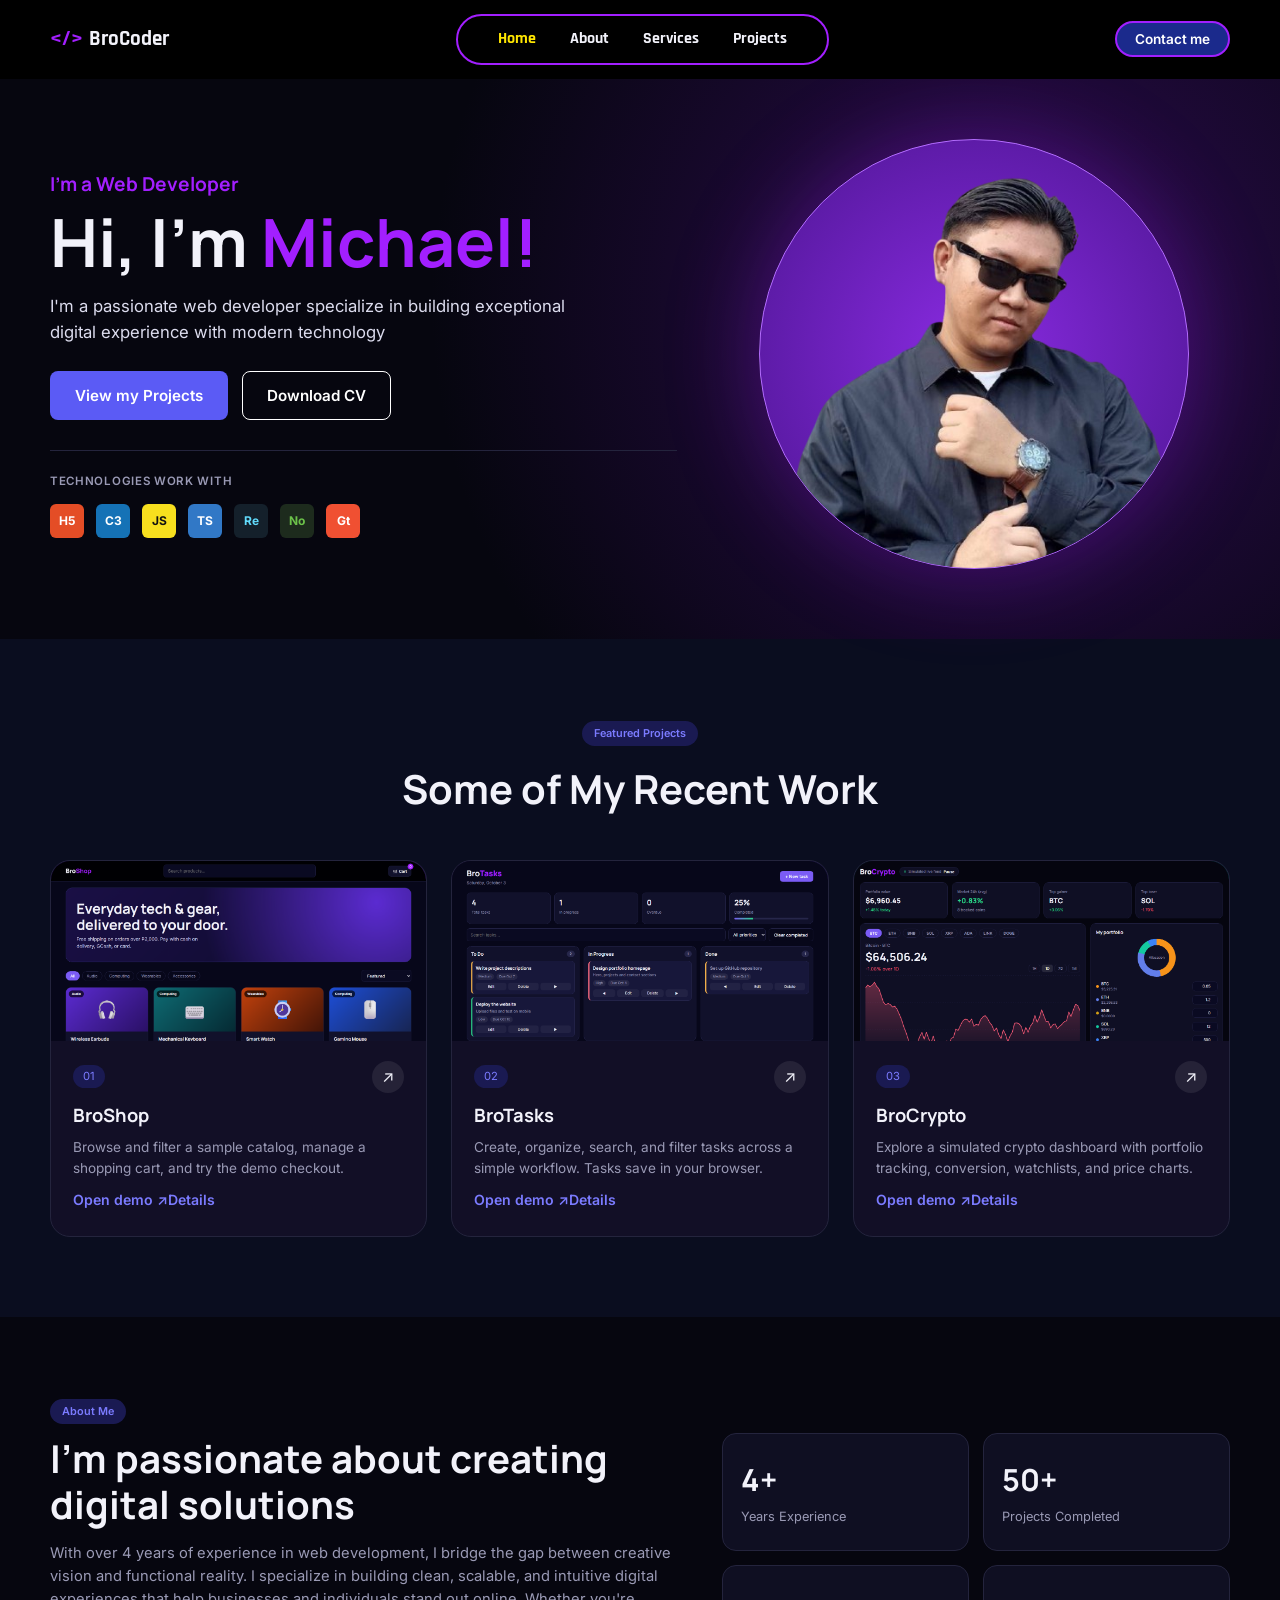
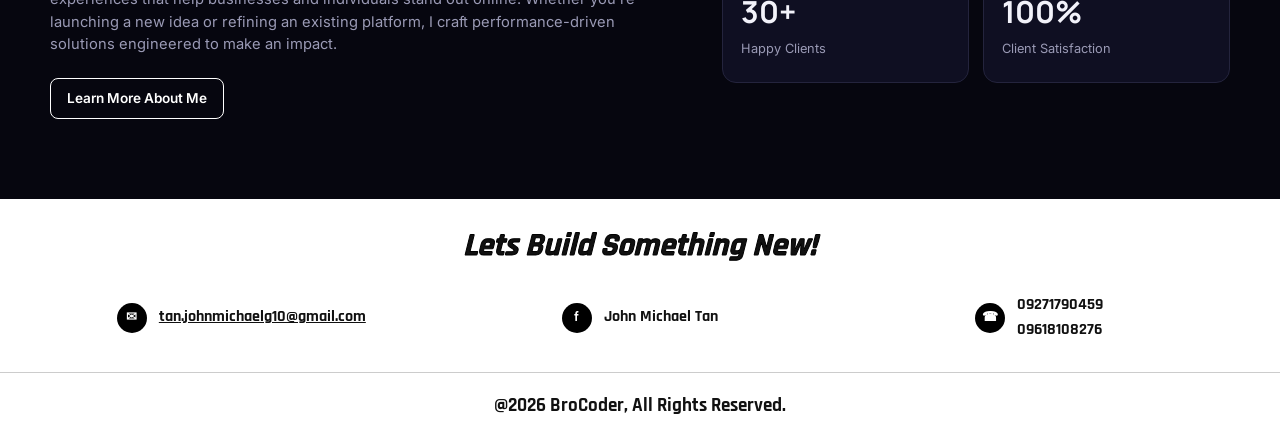
<file: index.html>
<!DOCTYPE html>
<html lang="en">
<head>
<meta charset="UTF-8">
<meta name="viewport" content="width=device-width, initial-scale=1, viewport-fit=cover">
<title>Michael | Web Developer</title>
<link href="https://fonts.googleapis.com/css2?family=Inter:wght@300;400;500;600&family=Manrope:wght@600;700&family=Rajdhani:wght@600;700&display=swap" rel="stylesheet">
<link rel="stylesheet" href="styles.css">
</head>
<body>

<header><div class="wrap bar">
  <a href="#home" class="logo"><b>&lt;/&gt;</b> BroCoder</a>
  <nav id="nav" aria-label="Main">
    <a href="#home">Home</a><a href="#about">About</a><a href="#services">Services</a><a href="#projects">Projects</a>
  </nav>
  <button class="btn pill" data-contact>Contact me</button>
  <button class="menu" id="menu" aria-label="Toggle menu" aria-expanded="false">☰</button>
</div></header>

<main>
<!-- HOME -->
<section class="page" id="home">
  <div class="hero"><div class="wrap">
    <div>
      <div class="tag">I'm a Web Developer</div>
      <h1>Hi, I'm <span>Michael!</span></h1>
      <p>I'm a passionate web developer specialize in building exceptional digital experience with modern technology</p>
      <div class="cta">
        <a href="#projects" class="btn main">View my Projects</a>
        <a href="cv.pdf" class="btn ghost" download>Download CV</a>
      </div>
      <div class="tech"><small>TECHNOLOGIES WORK WITH</small>
        <div class="icons">
          <i style="background:#e44d26;color:#fff">H5</i><i style="background:#1572b6;color:#fff">C3</i><i style="background:#f7df1e;color:#111">JS</i><i style="background:#3178c6;color:#fff">TS</i><i style="background:#14202b;color:#61dafb">Re</i><i style="background:#1d2b1d;color:#6cc24a">No</i><i style="background:#f05032;color:#fff">Gt</i>
        </div>
      </div>
    </div>
    <div class="photo"><img class="me" alt="Portrait of Michael" src=""></div>
  </div></div>

  <div class="sec alt"><div class="wrap">
    <div class="head"><span class="chip">Featured Projects</span><h2>Some of My Recent Work</h2></div>
    <div class="cards snap" data-projects="3"></div><div class="dots"></div>
  </div></div>

  <div class="sec"><div class="wrap two">
    <div>
      <span class="chip">About Me</span>
      <h2>I'm passionate about creating digital solutions</h2>
      <p>With over 4 years of experience in web development, I bridge the gap between creative vision and functional reality. I specialize in building clean, scalable, and intuitive digital experiences that help businesses and individuals stand out online. Whether you're launching a new idea or refining an existing platform, I craft performance-driven solutions engineered to make an impact.</p>
      <a href="#about" class="btn ghost" style="padding:9px 16px;font-size:.85rem">Learn More About Me</a>
    </div>
    <div class="stats" id="stats"></div>
  </div></div>
</section>

<!-- ABOUT -->
<section class="page" id="about">
  <div class="about">
    <div class="bio">
      <div class="photo"><img class="me" alt="Portrait of Michael" src=""></div>
      <p>Hi, I'm Michael. I'm a Web Developer dedicated to engineering clean, efficient, and user-centric digital solutions. With a focus on modern web technologies and full-stack development, I build responsive applications that balance robust backend logic with seamless frontend design.</p>
      <p>My approach combines strong software architecture principles—from database structure and algorithm optimization to intuitive user interface design—ensuring every application I build is both performant and scalable. I thrive on translating complex requirements into simple, functional, and visually striking digital experiences.</p>
      <p><b>Core Expertise:</b></p>
      <ul>
        <li>Frontend Engineering: Clean UI design, responsive interfaces, and interactive user flows.</li>
        <li>Backend &amp; Systems: Efficient database design, RESTful APIs, and application logic.</li>
        <li>Creative Execution: Precision visual assets, dark-mode aesthetics, and branded UI elements.</li>
      </ul>
    </div>
    <div class="path">
      <h2>Career &amp; Education Path</h2>
      <div class="tl">
        <div class="ti c1"><div class="ic">🎓</div><div><h3>EDUCATION</h3><b>BSIT Web &amp; Mobile Application Development</b><small>LSPU-LB 2020-2024</small></div></div>
        <div class="ti c2"><div class="ic">🎓</div><div><h3>EDUCATION</h3><b>MIT Web &amp; Mobile Application Development</b><small>LSPU-LB 2025-Present</small></div></div>
        <div class="ti c3"><div class="ic">💼</div><div><h3>CAREER</h3><b>Junior Web Developer</b><small>leads INC. 2024-Present</small></div></div>
      </div>
    </div>
  </div>
</section>

<!-- SERVICES -->
<section class="page" id="services">
  <div class="sec"><div class="wrap">
    <div class="head"><span class="chip">Capabilities</span><h2>Everything needed to move from idea to impact</h2><p>Flexible services for focused launches, complex product builds, and the long-term work that keeps them useful.</p></div>
    <div class="svc" id="svc"></div>
  </div></div>
  <div class="sec alt"><div class="wrap">
    <div class="head"><span class="chip">Simple process</span><h2>Clear steps. No black box.</h2><p>A collaborative path designed to keep decisions visible, momentum steady, and the final product grounded in real goals.</p></div>
    <div class="steps" id="steps"></div>
    <div class="cb">
      <div><span class="chip">Have a project in mind?</span><h2>Let's build something useful together.</h2><p>Tell me where you are, what you're trying to solve, and what a great outcome looks like. I'll reply with clear next steps.</p></div>
      <button class="btn" data-contact>Tell me about your project ↗</button>
    </div>
  </div></div>
</section>

<!-- PROJECTS -->
<section class="page" id="projects">
  <div class="sec"><div class="wrap">
    <div class="head"><span class="chip">Featured Projects</span><h2>Some of My Recent Work</h2></div>
    <div class="filters" id="filters"></div>
    <div class="cards snap" id="allp"></div><div class="dots"></div>
  </div></div>
</section>
</main>

<footer>
  <div class="cont wrap">
    <h2>Lets Build Something New!</h2>
    <div class="info">
      <a href="mailto:tan.johnmichaelg10@gmail.com"><span class="dot">✉</span><u>tan.johnmichaelg10@gmail.com</u></a>
      <div><span class="dot">f</span>John Michael Tan</div>
      <div><span class="dot">☎</span><span><a href="tel:09271790459">09271790459</a><br><a href="tel:09618108276">09618108276</a></span></div>
    </div>
  </div>
  <div class="copy">@2026 BroCoder, All Rights Reserved.</div>
</footer>

<dialog id="pd"><div class="shot" id="pdShot"></div><h3 id="pdT"></h3><p id="pdD"></p><div class="tg" id="pdTg"></div><div class="acts"><button class="btn ghost" data-close>Close</button></div></dialog>

<dialog id="cd"><h3>Tell me about your project</h3><p>This opens your email app with the message ready to send.</p>
  <form id="cf" method="dialog">
    <label for="n">Your name</label><input id="n" required>
    <label for="e">Your email</label><input id="e" type="email" required>
    <label for="m">Project details</label><textarea id="m" required></textarea>
    <div class="acts"><button type="button" class="btn ghost" data-close>Cancel</button><button class="btn main">Send message</button></div>
  </form>
</dialog>

</body>
<script src="script.js" defer></script>
</html>
</file>
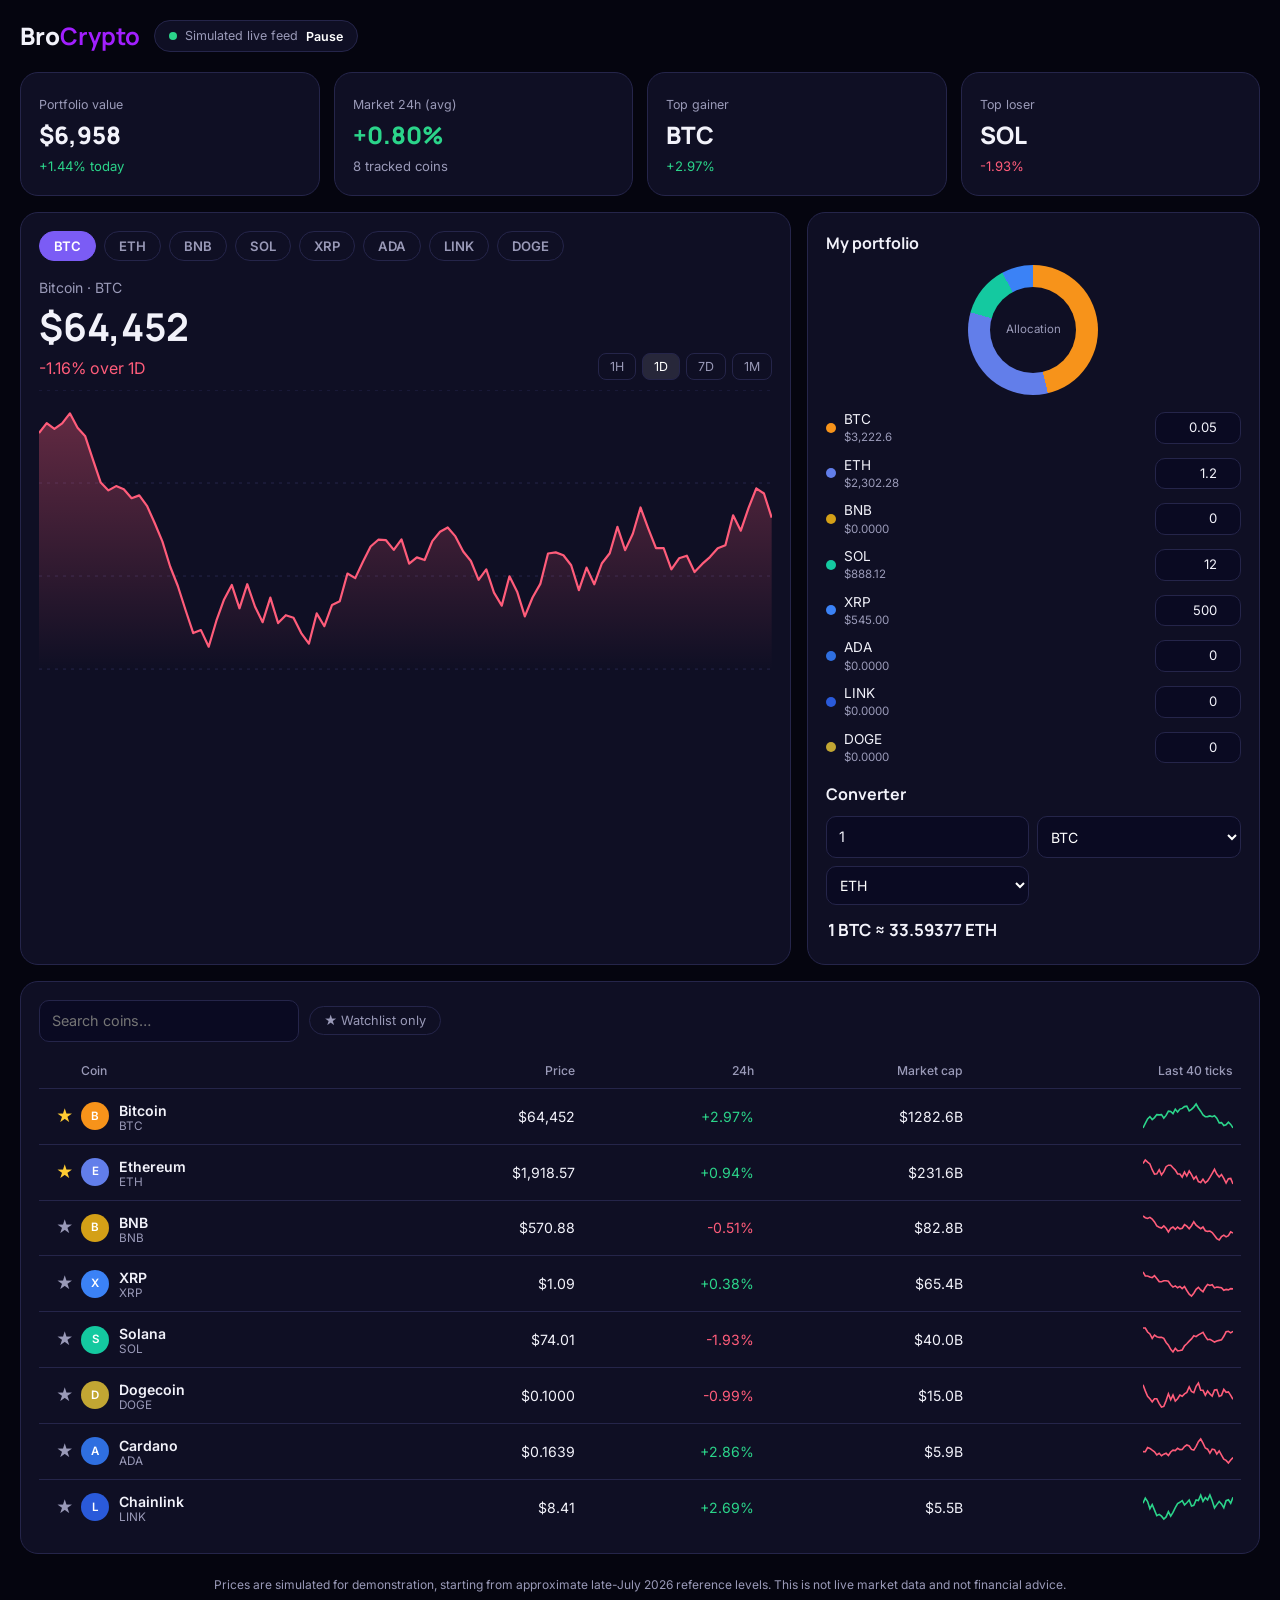
<file: projects/brocrypto.html>
<!DOCTYPE html>
<html lang="en">
<head>
<meta charset="UTF-8">
<meta name="viewport" content="width=device-width, initial-scale=1, viewport-fit=cover">
<title>BroCrypto | Crypto Dashboard</title>
<link href="https://fonts.googleapis.com/css2?family=Inter:wght@400;500;600&family=Manrope:wght@700;800&display=swap" rel="stylesheet">
<style>
:root{--bg:#05050f;--panel:#0f0f24;--line:#25254a;--text:#f2f2fa;--mute:#9a9ab8;--up:#2bd48a;--dn:#ff5c7a;--accent:#7b5cf5;
box-sizing:border-box;padding-top:env(safe-area-inset-top,0px);padding-bottom:env(safe-area-inset-bottom,0px);color-scheme:dark}
*,*::before,*::after{box-sizing:inherit;margin:0;padding:0}
body{background:var(--bg);color:var(--text);font-family:Inter,system-ui,sans-serif;line-height:1.5;overflow-x:hidden}
button{font-family:inherit;cursor:pointer;color:inherit}
:focus-visible{outline:2px solid #ffe600;outline-offset:2px}
.wrap{width:min(1240px,100% - 32px);margin-inline:auto}
h1,h2,h3,.num{font-family:Manrope,Inter,sans-serif}
.up{color:var(--up)}.dn{color:var(--dn)}
input{background:#0a0a22;border:1px solid var(--line);border-radius:10px;color:var(--text);padding:9px 12px;font:inherit;font-size:.9rem;width:100%}

header{display:flex;align-items:center;gap:14px;padding:18px 0;flex-wrap:wrap}
.logo{font-family:Manrope;font-weight:800;font-size:1.5rem}.logo b{color:#a21fff}
.badge{display:flex;align-items:center;gap:8px;background:var(--panel);border:1px solid var(--line);border-radius:99px;padding:6px 14px;font-size:.78rem;color:var(--mute)}
.badge i{width:8px;height:8px;border-radius:50%;background:var(--up);animation:p 1.4s infinite}
.badge.off i{background:var(--mute);animation:none}
@keyframes p{50%{opacity:.3}}
.badge button{background:none;border:0;color:#fff;font-weight:600;font-size:.78rem}
header .sp{flex:1}
.card{background:var(--panel);border:1px solid var(--line);border-radius:18px;padding:18px}

.stats{display:grid;grid-template-columns:repeat(4,1fr);gap:14px;margin-bottom:16px}
.stat small{color:var(--mute);font-size:.78rem}.stat .num{font-size:1.5rem;font-weight:800;margin-top:2px}.stat span{font-size:.82rem}
.main{display:grid;grid-template-columns:1.7fr 1fr;gap:16px;margin-bottom:16px}
.coins{display:flex;gap:8px;overflow-x:auto;padding-bottom:10px;scrollbar-width:none}
.coins button{flex:none;background:none;border:1px solid var(--line);border-radius:99px;padding:6px 14px;font-size:.82rem;font-weight:600;color:var(--mute)}
.coins button.on{background:var(--accent);border-color:var(--accent);color:#fff}
.ph{display:flex;justify-content:space-between;align-items:flex-end;flex-wrap:wrap;gap:10px;margin:6px 0 10px}
.ph h2{font-size:clamp(1.7rem,4vw,2.4rem)}.ph .n{color:var(--mute);font-size:.88rem}
.rng{display:flex;gap:6px}.rng button{background:none;border:1px solid var(--line);border-radius:8px;padding:5px 11px;font-size:.78rem;color:var(--mute)}.rng button.on{background:#ffffff1a;color:#fff}
#chart{position:relative;height:280px;touch-action:pan-y}
#chart svg{width:100%;height:100%;display:block}
#tip{position:absolute;pointer-events:none;background:#000d;border:1px solid var(--line);border-radius:8px;padding:5px 9px;font-size:.78rem;display:none;white-space:nowrap}

.donut{width:130px;height:130px;border-radius:50%;margin:6px auto 14px;display:grid;place-items:center;position:relative}
.donut::after{content:"";position:absolute;inset:22px;background:var(--panel);border-radius:50%}
.donut span{position:relative;z-index:1;font-size:.72rem;color:var(--mute);text-align:center}
.hold{display:grid;grid-template-columns:10px 1fr 86px;align-items:center;gap:8px;font-size:.85rem;margin-bottom:8px}
.hold i{width:10px;height:10px;border-radius:50%}.hold input{padding:5px 8px;font-size:.82rem;text-align:right}
.hold small{color:var(--mute);display:block;font-size:.72rem}
.cv{display:grid;grid-template-columns:1fr 1fr;gap:8px;margin-top:10px}
.cv select{background:#0a0a22;border:1px solid var(--line);color:#fff;border-radius:10px;padding:9px;font:inherit;font-size:.88rem}
.cvr{grid-column:1/-1;font-family:Manrope;font-weight:700;font-size:1.05rem;padding:4px 2px}
h3.t{font-size:1rem;margin-bottom:10px}

table{width:100%;border-collapse:collapse;font-size:.88rem}
th{color:var(--mute);font-weight:500;text-align:right;padding:8px;font-size:.76rem;cursor:pointer;white-space:nowrap}
th:nth-child(2){text-align:left}
td{padding:11px 8px;text-align:right;border-top:1px solid var(--line);white-space:nowrap}
td:nth-child(2){text-align:left}
td:nth-child(1){width:34px;padding-right:0}
.star{background:none;border:0;font-size:1.05rem;color:var(--mute)}.star.on{color:#ffcc33}
.cn{display:flex;align-items:center;gap:10px;font-weight:600}.cn i{width:28px;height:28px;border-radius:50%;display:grid;place-items:center;font-style:normal;font-size:.72rem;color:#fff}
.cn small{color:var(--mute);font-weight:400;display:block;line-height:1}
tr.row{cursor:pointer}tr.row:hover{background:#ffffff08}
td svg{width:90px;height:28px;vertical-align:middle}
.tw{overflow-x:auto}
.fl{display:flex;gap:10px;margin-bottom:12px;align-items:center;flex-wrap:wrap}.fl input{max-width:260px}
.fl button{background:none;border:1px solid var(--line);border-radius:99px;padding:6px 14px;font-size:.8rem;color:var(--mute)}.fl button.on{background:#ffffff1a;color:#fff}
.note{color:var(--mute);font-size:.75rem;text-align:center;padding:22px 0 30px}

@media(max-width:980px){.main{grid-template-columns:1fr}.stats{grid-template-columns:1fr 1fr}}
@media(max-width:620px){.hide{display:none}#chart{height:220px}td svg{width:64px}header .sp{display:none}}
@media(prefers-reduced-motion:reduce){.badge i{animation:none}}
</style>
</head>
<body>
<div class="wrap">
 <header>
  <div class="logo">Bro<b>Crypto</b></div>
  <div class="badge" id="bd"><i></i><span id="bt">Simulated live feed</span><button id="pz">Pause</button></div>
  <div class="sp"></div>
 </header>

 <section class="stats">
  <div class="card stat"><small>Portfolio value</small><div class="num" id="pv">$0</div><span id="pc"></span></div>
  <div class="card stat"><small>Market 24h (avg)</small><div class="num" id="mk">0%</div><span id="mkt" style="color:var(--mute)">8 tracked coins</span></div>
  <div class="card stat"><small>Top gainer</small><div class="num" id="tg">-</div><span id="tgc"></span></div>
  <div class="card stat"><small>Top loser</small><div class="num" id="tl">-</div><span id="tlc"></span></div>
 </section>

 <section class="main">
  <div class="card">
   <div class="coins" id="coins"></div>
   <div class="ph"><div><div class="n" id="cn"></div><h2 id="cp"></h2><span id="cc"></span></div><div class="rng" id="rng"></div></div>
   <div id="chart"><svg id="svg" preserveAspectRatio="none"></svg><div id="tip"></div></div>
  </div>
  <div class="card">
   <h3 class="t">My portfolio</h3>
   <div class="donut" id="dn"><span>Allocation</span></div>
   <div id="hold"></div>
   <h3 class="t" style="margin-top:16px">Converter</h3>
   <div class="cv"><input id="ca" type="number" min="0" value="1" aria-label="Amount"><select id="cf" aria-label="From"></select>
    <select id="ct" aria-label="To"></select><div class="cvr" id="cr"></div></div>
  </div>
 </section>

 <section class="card">
  <div class="fl"><input id="q" type="search" placeholder="Search coins…" aria-label="Search coins"><button id="wl">★ Watchlist only</button></div>
  <div class="tw"><table><thead><tr><th></th><th data-k="n">Coin</th><th data-k="p">Price</th><th data-k="ch">24h</th><th class="hide" data-k="mc">Market cap</th><th class="hide">Last 40 ticks</th></tr></thead><tbody id="tb"></tbody></table></div>
 </section>
 <p class="note">Prices are simulated for demonstration, starting from approximate late-July 2026 reference levels. This is not live market data and not financial advice.</p>
</div>

<script>
const C=[
{s:"BTC",n:"Bitcoin",p:64452,c:"#f7931a",sup:19.9e6,v:.0016},
{s:"ETH",n:"Ethereum",p:1918.57,c:"#627eea",sup:120.7e6,v:.002},
{s:"BNB",n:"BNB",p:570.88,c:"#d4a017",sup:145e6,v:.0017},
{s:"SOL",n:"Solana",p:74.01,c:"#14c9a0",sup:540e6,v:.0026},
{s:"XRP",n:"XRP",p:1.09,c:"#3b82f6",sup:60e9,v:.0028},
{s:"ADA",n:"Cardano",p:.1639,c:"#2f6fe0",sup:36e9,v:.003},
{s:"LINK",n:"Chainlink",p:8.41,c:"#2a5ada",sup:650e6,v:.0028},
{s:"DOGE",n:"Dogecoin",p:.1,c:"#c2a633",sup:150e9,v:.0032}];
const $=s=>document.querySelector(s);
const seed=s=>{let h=1779033703;for(const ch of s)h=Math.imul(h^ch.charCodeAt(0),3432918353);return()=>{h=Math.imul(h^h>>>15,2246822507);h=Math.imul(h^h>>>13,3266489909);return((h^=h>>>16)>>>0)/4294967296}};
const fmt=n=>"$"+(n>=1000?n.toLocaleString("en-US",{maximumFractionDigits:2}):n>=1?n.toFixed(2):n.toFixed(4));
const pct=n=>(n>=0?"+":"")+n.toFixed(2)+"%";
let H={BTC:.05,ETH:1.2,SOL:12,XRP:500},fav=["BTC","ETH"],sel="BTC",range="1D",paused=false,sortK="mc",sortD=-1,wlOnly=false;
try{const s=JSON.parse(localStorage.getItem("bc"));if(s){H=s.H||H;fav=s.fav||fav}}catch(e){}
const save=()=>{try{localStorage.setItem("bc",JSON.stringify({H,fav}))}catch(e){}};

C.forEach(c=>{const r=seed(c.s+"x");c.ch=(r()-.45)*7;c.open=c.p/(1+c.ch/100);c.live=Array.from({length:40},()=>c.p);let x=c.p;for(let i=39;i>=0;i--){c.live[i]=x;x/=1+(r()-.5)*c.v*5}});
const RG={"1H":[60,.0007],"1D":[96,.004],"7D":[84,.01],"1M":[90,.022]};
let series=[];
function gen(){const c=C.find(x=>x.s==sel),[n,v]=RG[range],r=seed(c.s+range),a=new Array(n);a[n-1]=c.p;for(let i=n-1;i>0;i--)a[i-1]=a[i]/(1+(r()-.5)*v*2+(range=="1H"?0:.0003));series=a}
const cur=s=>C.find(c=>c.s==s);

/* chart */
function drawChart(){
 const c=cur(sel);series[series.length-1]=c.p;
 const W=800,Hh=280,mn=Math.min(...series),mx=Math.max(...series),pad=(mx-mn)*.1||1;
 const X=i=>i/(series.length-1)*W,Y=v=>Hh-((v-(mn-pad))/(mx-mn+2*pad))*Hh;
 const col=series[series.length-1]>=series[0]?"#2bd48a":"#ff5c7a",pts=series.map((v,i)=>X(i).toFixed(1)+","+Y(v).toFixed(1)).join(" ");
 $("#svg").setAttribute("viewBox",`0 0 ${W} ${Hh}`);
 $("#svg").innerHTML=`<defs><linearGradient id="g" x1="0" y1="0" x2="0" y2="1"><stop offset="0" stop-color="${col}" stop-opacity=".35"/><stop offset="1" stop-color="${col}" stop-opacity="0"/></linearGradient></defs>
 ${[0,1,2,3].map(i=>`<line x1="0" x2="${W}" y1="${i*Hh/3.01}" y2="${i*Hh/3.01}" stroke="#25254a" stroke-dasharray="3 5" vector-effect="non-scaling-stroke"/>`).join("")}
 <polygon points="0,${Hh} ${pts} ${W},${Hh}" fill="url(#g)"/><polyline points="${pts}" fill="none" stroke="${col}" stroke-width="2.2" vector-effect="non-scaling-stroke" stroke-linejoin="round"/>`;
 const first=series[0],chg=(c.p/first-1)*100;
 $("#cn").textContent=c.n+" · "+c.s;$("#cp").textContent=fmt(c.p);
 $("#cc").className=chg>=0?"up":"dn";$("#cc").textContent=pct(chg)+" over "+range;
}
const ch=$("#chart");
ch.addEventListener("pointermove",e=>{const r=ch.getBoundingClientRect(),i=Math.max(0,Math.min(series.length-1,Math.round((e.clientX-r.left)/r.width*(series.length-1)))),t=$("#tip");t.style.display="block";t.textContent=fmt(series[i]);t.style.left=Math.min(r.width-90,Math.max(0,e.clientX-r.left-30))+"px";t.style.top="6px"});
ch.addEventListener("pointerleave",()=>$("#tip").style.display="none");

/* ui */
function spark(a,w=90,h=28){const mn=Math.min(...a),mx=Math.max(...a)||1,d=a.map((v,i)=>`${(i/(a.length-1)*w).toFixed(1)},${(h-2-(v-mn)/((mx-mn)||1)*(h-4)).toFixed(1)}`).join(" ");return `<svg viewBox="0 0 ${w} ${h}" preserveAspectRatio="none"><polyline points="${d}" fill="none" stroke="${a[a.length-1]>=a[0]?"#2bd48a":"#ff5c7a"}" stroke-width="1.6" vector-effect="non-scaling-stroke"/></svg>`}
function table(){
 const q=$("#q").value.toLowerCase();
 let l=C.map(c=>({...c,ch:(c.p/c.open-1)*100,mc:c.p*c.sup})).filter(c=>(c.n+c.s).toLowerCase().includes(q)&&(!wlOnly||fav.includes(c.s)));
 l.sort((a,b)=>(a[sortK]>b[sortK]?1:-1)*sortD);
 $("#tb").innerHTML=l.map(c=>`<tr class="row" data-s="${c.s}"><td><button class="star ${fav.includes(c.s)?"on":""}" data-f="${c.s}" aria-label="Toggle watchlist ${c.n}">★</button></td>
 <td><div class="cn"><i style="background:${c.c}">${c.s[0]}</i><div>${c.n}<small>${c.s}</small></div></div></td>
 <td>${fmt(c.p)}</td><td class="${c.ch>=0?"up":"dn"}">${pct(c.ch)}</td><td class="hide">$${(c.mc/1e9).toFixed(1)}B</td><td class="hide">${spark(c.live)}</td></tr>`).join("")||`<tr><td colspan="6" style="text-align:center;color:var(--mute)">No coins found</td></tr>`;
}
function holdings(){
 $("#hold").innerHTML=C.map(c=>`<div class="hold"><i style="background:${c.c}"></i><div>${c.s}<small id="hv-${c.s}"></small></div><input type="number" min="0" step="any" value="${H[c.s]||0}" data-h="${c.s}" aria-label="${c.n} amount"></div>`).join("")}
function stats(){
 let tot=0,prev=0;const parts=[];
 C.forEach(c=>{const v=(H[c.s]||0)*c.p;tot+=v;prev+=(H[c.s]||0)*c.open;if(v>0)parts.push([c,v]);const e=$("#hv-"+c.s);if(e)e.textContent=fmt(v)});
 $("#pv").textContent="$"+tot.toLocaleString("en-US",{maximumFractionDigits:2});
 const d=prev?(tot/prev-1)*100:0;$("#pc").className=d>=0?"up":"dn";$("#pc").textContent=pct(d)+" today";
 let acc=0;$("#dn").style.background=parts.length?`conic-gradient(${parts.map(([c,v])=>{const s=acc;acc+=v/tot*100;return `${c.c} ${s}% ${acc}%`}).join(",")})`:"#25254a";
 const r=C.map(c=>({c,ch:(c.p/c.open-1)*100})).sort((a,b)=>b.ch-a.ch);
 $("#mk").textContent=pct(r.reduce((a,x)=>a+x.ch,0)/r.length);$("#mk").className="num "+(r.reduce((a,x)=>a+x.ch,0)>=0?"up":"dn");
 $("#tg").textContent=r[0].c.s;$("#tgc").className="up";$("#tgc").textContent=pct(r[0].ch);
 $("#tl").textContent=r.at(-1).c.s;$("#tlc").className="dn";$("#tlc").textContent=pct(r.at(-1).ch);
 const a=+$("#ca").value||0,f=cur($("#cf").value),t=cur($("#ct").value);$("#cr").textContent=`${a} ${f.s} ≈ ${(a*f.p/t.p).toLocaleString("en-US",{maximumFractionDigits:6})} ${t.s}`;
}
function tabs(){$("#coins").innerHTML=C.map(c=>`<button class="${c.s==sel?"on":""}" data-c="${c.s}">${c.s}</button>`).join("");
 $("#rng").innerHTML=Object.keys(RG).map(r=>`<button class="${r==range?"on":""}" data-r="${r}">${r}</button>`).join("")}

document.addEventListener("click",e=>{
 const g=(a)=>e.target.closest(a);
 if(g("[data-c]")){sel=g("[data-c]").dataset.c;gen();tabs();drawChart()}
 else if(g("[data-r]")){range=g("[data-r]").dataset.r;gen();tabs();drawChart()}
 else if(g("[data-f]")){const s=g("[data-f]").dataset.f;fav=fav.includes(s)?fav.filter(x=>x!=s):[...fav,s];save();table()}
 else if(g("tr.row")){sel=g("tr.row").dataset.s;gen();tabs();drawChart();scrollTo({top:0,behavior:"smooth"})}
 else if(g("th[data-k]")){const k=g("th[data-k]").dataset.k;sortD=sortK==k?-sortD:-1;sortK=k;table()}
});
document.addEventListener("input",e=>{if(e.target.dataset.h){H[e.target.dataset.h]=Math.max(0,+e.target.value||0);save();stats()}if(e.target.id=="ca")stats()});
$("#cf").onchange=$("#ct").onchange=stats;
$("#q").oninput=table;
$("#wl").onclick=()=>{wlOnly=!wlOnly;$("#wl").classList.toggle("on",wlOnly);table()};
$("#pz").onclick=()=>{paused=!paused;$("#bd").classList.toggle("off",paused);$("#pz").textContent=paused?"Resume":"Pause";$("#bt").textContent=paused?"Feed paused":"Simulated live feed"};

/* live simulation */
setInterval(()=>{if(paused||document.hidden)return;
 C.forEach(c=>{c.p*=1+(Math.random()-.5)*c.v*2;c.live.push(c.p);c.live.shift()});
 drawChart();stats();table()},1800);

C.forEach(c=>{const o=`<option value="${c.s}">${c.s}</option>`;$("#cf").insertAdjacentHTML("beforeend",o);$("#ct").insertAdjacentHTML("beforeend",o)});
$("#ct").value="ETH";
gen();tabs();drawChart();holdings();table();stats();
</script>
</body>
</html>
</file>
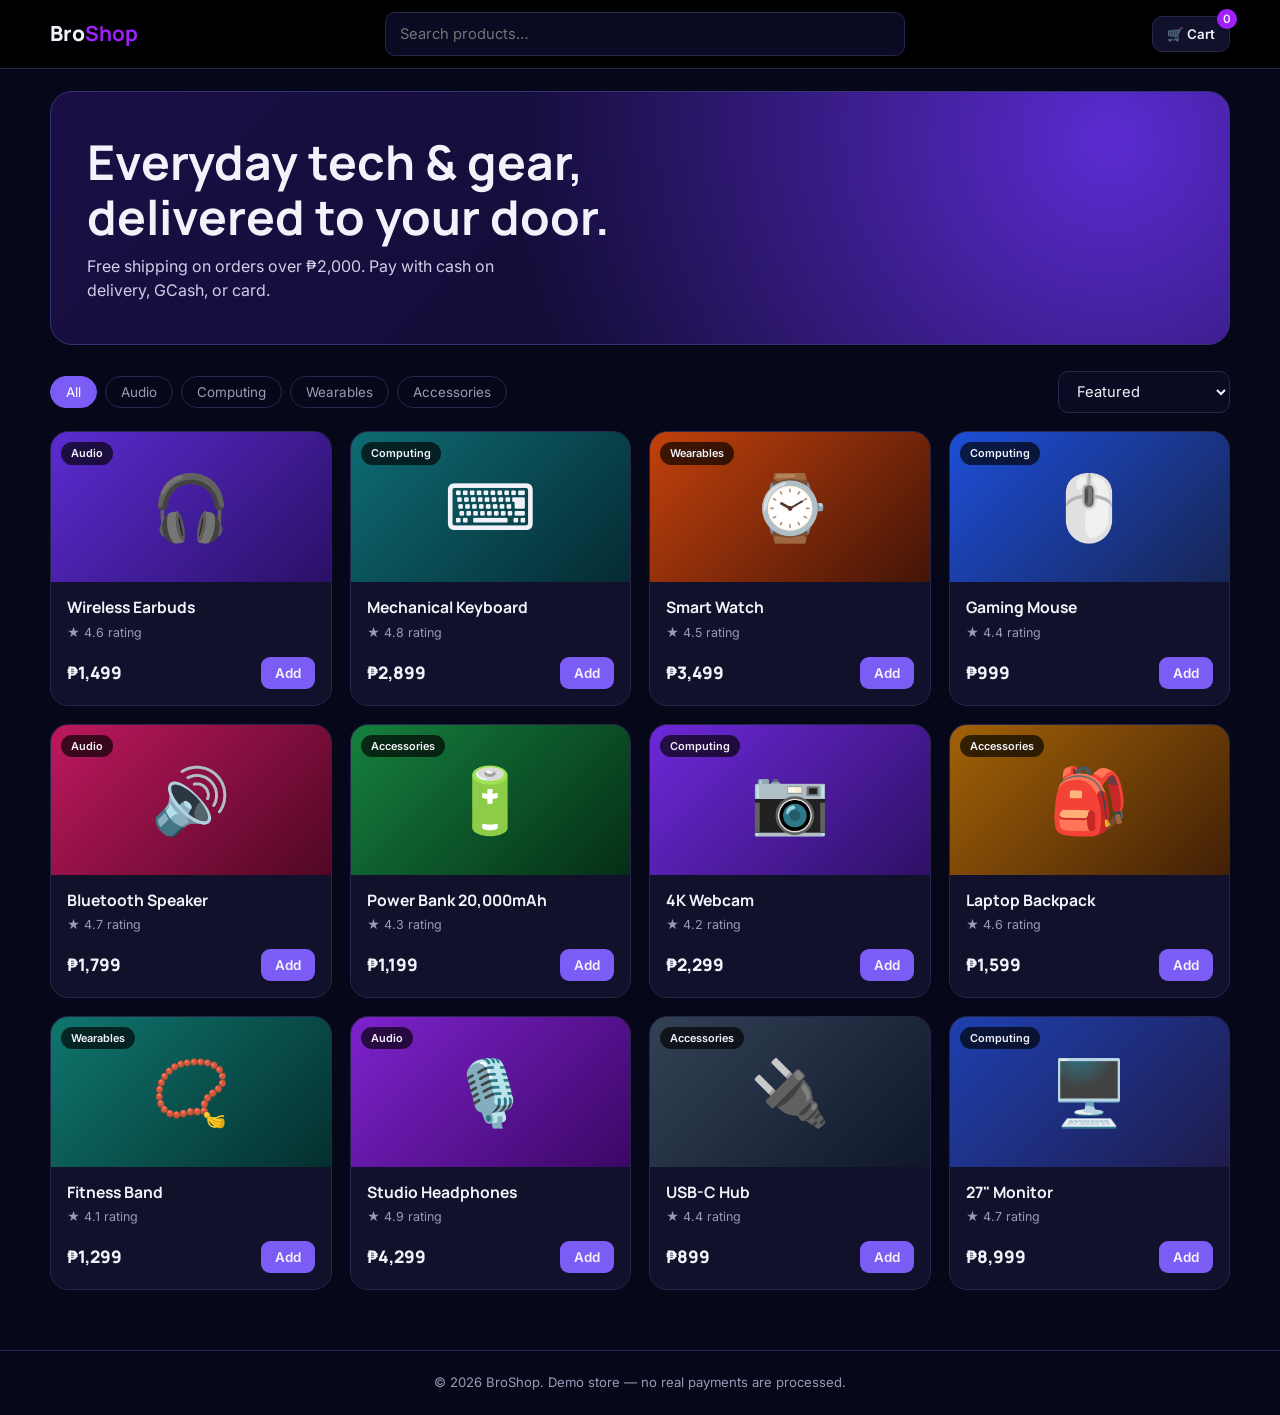
<file: projects/broshop.html>
<!DOCTYPE html>
<html lang="en">
<head>
<meta charset="UTF-8">
<meta name="viewport" content="width=device-width, initial-scale=1, viewport-fit=cover">
<title>BroShop | Simple Online Store</title>
<link href="https://fonts.googleapis.com/css2?family=Inter:wght@400;500;600&family=Manrope:wght@700;800&display=swap" rel="stylesheet">
<style>
:root{--bg:#07071a;--panel:#11112b;--line:#26264a;--text:#f2f2fa;--mute:#9a9ab8;--accent:#7b5cf5;--accent2:#a21fff;--ok:#2bd48a;
box-sizing:border-box;padding-top:env(safe-area-inset-top,0px);padding-bottom:env(safe-area-inset-bottom,0px);color-scheme:dark}
*,*::before,*::after{box-sizing:inherit;margin:0;padding:0}
body{background:var(--bg);color:var(--text);font-family:Inter,system-ui,sans-serif;line-height:1.5;overflow-x:hidden;min-height:100vh}
button{font-family:inherit;cursor:pointer;color:inherit}
:focus-visible{outline:2px solid #ffe600;outline-offset:2px}
.wrap{width:min(1180px,100% - 32px);margin-inline:auto}
h1,h2,h3,.price{font-family:Manrope,Inter,sans-serif}

header{position:sticky;top:env(safe-area-inset-top,0px);z-index:20;background:#000d;backdrop-filter:blur(10px);border-bottom:1px solid var(--line)}
.bar{display:flex;align-items:center;gap:14px;padding:12px 0}
.logo{font-family:Manrope;font-weight:800;font-size:1.3rem;white-space:nowrap}.logo b{color:var(--accent2)}
.search{flex:1;max-width:520px;margin-inline:auto}
input,select,textarea{width:100%;background:#0a0a22;border:1px solid var(--line);border-radius:10px;color:var(--text);padding:10px 14px;font:inherit;font-size:.92rem}
.cartbtn{position:relative;background:var(--panel);border:1px solid var(--line);border-radius:10px;padding:9px 14px;font-weight:600;white-space:nowrap}
.cartbtn i{position:absolute;top:-8px;right:-8px;min-width:20px;height:20px;border-radius:99px;background:var(--accent2);font-size:.72rem;font-style:normal;display:grid;place-items:center;padding:0 5px}

.hero{margin:22px auto;border-radius:22px;padding:42px 36px;background:radial-gradient(circle at 90% 20%,#5b2bd1,transparent 55%),linear-gradient(135deg,#1a0f45,#0d0b2c);border:1px solid #33337a}
.hero h1{font-size:clamp(1.7rem,4.4vw,3rem);line-height:1.15;max-width:560px}
.hero p{color:#cfcfe8;margin:10px 0 0;max-width:460px}

.tools{display:flex;gap:12px;flex-wrap:wrap;align-items:center;justify-content:space-between;margin:26px auto 18px}
.chips{display:flex;gap:8px;flex-wrap:wrap}
.chips button{background:none;border:1px solid var(--line);color:var(--mute);padding:7px 15px;border-radius:99px;font-size:.84rem}
.chips button.on{background:var(--accent);border-color:var(--accent);color:#fff}
.tools select{width:auto}

.grid{display:grid;grid-template-columns:repeat(4,1fr);gap:18px;padding-bottom:60px}
.card{background:var(--panel);border:1px solid var(--line);border-radius:18px;overflow:hidden;display:flex;flex-direction:column;transition:transform .2s,border-color .2s}
.card:hover{transform:translateY(-4px);border-color:var(--accent)}
.img{height:150px;display:grid;place-items:center;font-size:4rem;background:var(--g);position:relative}
.tag{position:absolute;top:10px;left:10px;font-size:.68rem;font-weight:600;background:#000a;border-radius:99px;padding:3px 10px}
.body{padding:14px 16px 16px;display:flex;flex-direction:column;gap:4px;flex:1}
.body h3{font-size:.98rem}.meta{color:var(--mute);font-size:.78rem}
.foot{display:flex;justify-content:space-between;align-items:center;margin-top:auto;padding-top:10px}
.price{font-weight:800;font-size:1.08rem}
.add{background:var(--accent);border:0;border-radius:9px;padding:8px 14px;font-weight:600;font-size:.84rem;transition:filter .2s}
.add:hover{filter:brightness(1.15)}
.empty{grid-column:1/-1;text-align:center;color:var(--mute);padding:60px 0}

/* drawer */
.ov{position:fixed;inset:0;background:#000a;opacity:0;pointer-events:none;transition:opacity .25s;z-index:40}
.ov.on{opacity:1;pointer-events:auto}
aside{position:fixed;top:0;right:0;bottom:0;width:min(420px,100%);background:var(--panel);border-left:1px solid var(--line);z-index:50;transform:translateX(100%);transition:transform .3s;display:flex;flex-direction:column;padding-top:env(safe-area-inset-top,0px)}
aside.on{transform:none}
.dh{display:flex;justify-content:space-between;align-items:center;padding:18px 20px;border-bottom:1px solid var(--line)}
.x{background:none;border:0;font-size:1.4rem;color:var(--mute)}
.items{flex:1;overflow-y:auto;padding:12px 20px}
.it{display:flex;gap:12px;align-items:center;padding:12px 0;border-bottom:1px solid var(--line)}
.it .th{width:56px;height:56px;border-radius:12px;display:grid;place-items:center;font-size:1.8rem;background:var(--g);flex:none}
.it .in{flex:1;min-width:0}.it h4{font-size:.9rem;white-space:nowrap;overflow:hidden;text-overflow:ellipsis}
.qty{display:flex;align-items:center;gap:8px;margin-top:4px}
.qty button{width:26px;height:26px;border-radius:7px;border:1px solid var(--line);background:none}
.rm{background:none;border:0;color:#ff6b81;font-size:.78rem}
.sum{padding:18px 20px calc(18px + env(safe-area-inset-bottom,0px));border-top:1px solid var(--line)}
.ln{display:flex;justify-content:space-between;font-size:.9rem;color:var(--mute);margin-bottom:6px}
.ln.t{color:var(--text);font-weight:700;font-size:1.1rem;margin:10px 0 14px}
.btn{width:100%;background:var(--accent);border:0;border-radius:11px;padding:13px;font-weight:600;font-size:.98rem}
.btn:disabled{opacity:.4;cursor:not-allowed}
.note{font-size:.76rem;color:var(--ok);margin-bottom:8px}

dialog{margin:auto;background:var(--panel);color:var(--text);border:1px solid var(--accent);border-radius:18px;padding:26px;width:min(460px,92%)}
dialog::backdrop{background:#000b}
dialog h3{font-size:1.3rem;margin-bottom:12px}
label{display:block;font-size:.8rem;color:var(--mute);margin:12px 0 4px}
.ok{text-align:center}.ok .big{font-size:3rem}.ok p{color:var(--mute);margin:8px 0 18px}
.toast{position:fixed;left:50%;bottom:calc(24px + env(safe-area-inset-bottom,0px));transform:translate(-50%,30px);background:#fff;color:#111;padding:10px 18px;border-radius:99px;font-weight:600;font-size:.88rem;opacity:0;transition:.3s;z-index:60;pointer-events:none}
.toast.on{opacity:1;transform:translate(-50%,0)}
footer{border-top:1px solid var(--line);text-align:center;color:var(--mute);font-size:.82rem;padding:22px}

@media(max-width:980px){.grid{grid-template-columns:repeat(3,1fr)}}
@media(max-width:720px){.grid{grid-template-columns:repeat(2,1fr);gap:12px}.bar{flex-wrap:wrap}.search{order:3;flex-basis:100%;max-width:none}.cartbtn{margin-left:auto}.hero{padding:28px 22px}.img{height:120px;font-size:3.2rem}.tools select{width:100%}}
@media(max-width:380px){.grid{grid-template-columns:1fr}}
@media(prefers-reduced-motion:reduce){*{transition:none!important}}
</style>
</head>
<body>
<header><div class="wrap bar">
  <div class="logo">Bro<b>Shop</b></div>
  <div class="search"><input id="q" type="search" placeholder="Search products…" aria-label="Search products"></div>
  <button class="cartbtn" id="open" aria-label="Open cart">🛒 Cart<i id="cnt">0</i></button>
</div></header>

<main class="wrap">
  <section class="hero"><h1>Everyday tech &amp; gear, delivered to your door.</h1><p>Free shipping on orders over ₱2,000. Pay with cash on delivery, GCash, or card.</p></section>
  <div class="tools"><div class="chips" id="chips"></div>
    <select id="sort" aria-label="Sort products"><option value="f">Featured</option><option value="lo">Price: low to high</option><option value="hi">Price: high to low</option><option value="r">Top rated</option></select></div>
  <div class="grid" id="grid"></div>
</main>
<footer>© 2026 BroShop. Demo store — no real payments are processed.</footer>

<div class="ov" id="ov"></div>
<aside id="cart" aria-label="Shopping cart" aria-hidden="true">
  <div class="dh"><h3>Your cart</h3><button class="x" id="close" aria-label="Close cart">✕</button></div>
  <div class="items" id="items"></div>
  <div class="sum">
    <div class="note" id="note"></div>
    <div class="ln"><span>Subtotal</span><span id="sub"></span></div>
    <div class="ln"><span>Shipping</span><span id="ship"></span></div>
    <div class="ln t"><span>Total</span><span id="tot"></span></div>
    <button class="btn" id="co" disabled>Checkout</button>
  </div>
</aside>

<dialog id="dlg"><div id="dbody"></div></dialog>
<div class="toast" id="toast" role="status"></div>

<script>
const CUR="₱",FREE=2000,SHIP=150;
const P=[
{id:1,n:"Wireless Earbuds",c:"Audio",p:1499,r:4.6,e:"🎧",g:"#5b2bd1,#2a1066"},
{id:2,n:"Mechanical Keyboard",c:"Computing",p:2899,r:4.8,e:"⌨️",g:"#0e6b73,#052a33"},
{id:3,n:"Smart Watch",c:"Wearables",p:3499,r:4.5,e:"⌚",g:"#c2410c,#431407"},
{id:4,n:"Gaming Mouse",c:"Computing",p:999,r:4.4,e:"🖱️",g:"#1d4ed8,#172554"},
{id:5,n:"Bluetooth Speaker",c:"Audio",p:1799,r:4.7,e:"🔊",g:"#be185d,#500724"},
{id:6,n:"Power Bank 20,000mAh",c:"Accessories",p:1199,r:4.3,e:"🔋",g:"#15803d,#052e16"},
{id:7,n:"4K Webcam",c:"Computing",p:2299,r:4.2,e:"📷",g:"#6d28d9,#2e1065"},
{id:8,n:"Laptop Backpack",c:"Accessories",p:1599,r:4.6,e:"🎒",g:"#a16207,#422006"},
{id:9,n:"Fitness Band",c:"Wearables",p:1299,r:4.1,e:"📿",g:"#0f766e,#042f2e"},
{id:10,n:"Studio Headphones",c:"Audio",p:4299,r:4.9,e:"🎙️",g:"#7e22ce,#3b0764"},
{id:11,n:"USB-C Hub",c:"Accessories",p:899,r:4.4,e:"🔌",g:"#334155,#0f172a"},
{id:12,n:"27\" Monitor",c:"Computing",p:8999,r:4.7,e:"🖥️",g:"#1e40af,#1e1b4b"}];
const $=s=>document.querySelector(s),money=n=>CUR+n.toLocaleString("en-PH");
let cat="All",cart={};
try{cart=JSON.parse(localStorage.getItem("cart"))||{}}catch(e){}
const save=()=>{try{localStorage.setItem("cart",JSON.stringify(cart))}catch(e){}};
const byId=id=>P.find(p=>p.id==id);

/* catalog */
const cats=["All",...new Set(P.map(p=>p.c))];
$("#chips").innerHTML=cats.map(c=>`<button class="${c=="All"?"on":""}">${c}</button>`).join("");
$("#chips").onclick=e=>{const b=e.target.closest("button");if(!b)return;cat=b.textContent;[...$("#chips").children].forEach(x=>x.classList.toggle("on",x==b));draw()};
$("#q").oninput=draw;$("#sort").onchange=draw;
function draw(){
 const q=$("#q").value.trim().toLowerCase(),s=$("#sort").value;
 let l=P.filter(p=>(cat=="All"||p.c==cat)&&(p.n+p.c).toLowerCase().includes(q));
 if(s=="lo")l.sort((a,b)=>a.p-b.p);if(s=="hi")l.sort((a,b)=>b.p-a.p);if(s=="r")l.sort((a,b)=>b.r-a.r);
 $("#grid").innerHTML=l.length?l.map(p=>`<article class="card"><div class="img" style="--g:linear-gradient(135deg,${p.g})"><span class="tag">${p.c}</span>${p.e}</div><div class="body"><h3>${p.n}</h3><div class="meta">★ ${p.r} rating</div><div class="foot"><span class="price">${money(p.p)}</span><button class="add" data-add="${p.id}" aria-label="Add ${p.n} to cart">Add</button></div></div></article>`).join(""):`<div class="empty">No products match your search.</div>`;
}

/* cart */
const count=()=>Object.values(cart).reduce((a,b)=>a+b,0);
const sub=()=>Object.entries(cart).reduce((a,[id,q])=>a+byId(id).p*q,0);
function render(){
 const ids=Object.keys(cart),s=sub(),sh=!ids.length||s>=FREE?0:SHIP;
 $("#cnt").textContent=count();
 $("#items").innerHTML=ids.length?ids.map(id=>{const p=byId(id);return `<div class="it"><div class="th" style="--g:linear-gradient(135deg,${p.g})">${p.e}</div><div class="in"><h4>${p.n}</h4><div class="meta">${money(p.p)}</div><div class="qty"><button data-q="${id}" data-d="-1" aria-label="Decrease">−</button><b>${cart[id]}</b><button data-q="${id}" data-d="1" aria-label="Increase">+</button><button class="rm" data-rm="${id}">Remove</button></div></div><b>${money(p.p*cart[id])}</b></div>`}).join(""):`<p class="empty" style="padding:50px 0">Your cart is empty.</p>`;
 $("#sub").textContent=money(s);$("#ship").textContent=sh?money(sh):"Free";$("#tot").textContent=money(s+sh);
 $("#note").textContent=ids.length&&s<FREE?`Add ${money(FREE-s)} more for free shipping`:ids.length?"🎉 You got free shipping!":"";
 $("#co").disabled=!ids.length;save();
}
function toast(m){const t=$("#toast");t.textContent=m;t.classList.add("on");clearTimeout(toast.t);toast.t=setTimeout(()=>t.classList.remove("on"),1600)}
function panel(o){$("#cart").classList.toggle("on",o);$("#ov").classList.toggle("on",o);$("#cart").setAttribute("aria-hidden",!o)}
document.addEventListener("click",e=>{
 const a=e.target.closest("[data-add]"),q=e.target.closest("[data-q]"),r=e.target.closest("[data-rm]");
 if(a){cart[a.dataset.add]=(cart[a.dataset.add]||0)+1;render();toast(byId(a.dataset.add).n+" added to cart")}
 if(q){const id=q.dataset.q;cart[id]+=+q.dataset.d;if(cart[id]<1)delete cart[id];render()}
 if(r){delete cart[r.dataset.rm];render()}
});
$("#open").onclick=()=>panel(true);$("#close").onclick=$("#ov").onclick=()=>panel(false);
addEventListener("keydown",e=>{if(e.key=="Escape")panel(false)});

/* checkout */
const dlg=$("#dlg");
$("#co").onclick=()=>{
 const s=sub(),t=s+(s>=FREE?0:SHIP);
 $("#dbody").innerHTML=`<h3>Checkout · ${money(t)}</h3><form id="f">
 <label for="nm">Full name</label><input id="nm" required autocomplete="name">
 <label for="ph">Mobile number</label><input id="ph" type="tel" required autocomplete="tel">
 <label for="ad">Delivery address</label><textarea id="ad" rows="2" required autocomplete="street-address"></textarea>
 <label for="pm">Payment method</label><select id="pm"><option>Cash on delivery</option><option>GCash</option><option>Credit / debit card</option></select>
 <div style="display:flex;gap:10px;margin-top:20px"><button type="button" class="btn" style="background:none;border:1px solid var(--line)" onclick="dlg.close()">Cancel</button><button class="btn">Place order</button></div></form>`;
 dlg.showModal();
 $("#f").onsubmit=ev=>{ev.preventDefault();
  const no="BS-"+Math.floor(100000+Math.random()*900000),nm=$("#nm").value;
  cart={};render();panel(false);
  $("#dbody").innerHTML=`<div class="ok"><div class="big">✅</div><h3>Thank you, ${nm.replace(/[<>&]/g,"")}!</h3><p>Order <b>${no}</b> was placed. Total: ${money(t)}. This is a demo, so no payment was taken.</p><button class="btn" onclick="dlg.close()">Continue shopping</button></div>`;
  };
};
draw();render();
</script>
</body>
</html>
</file>
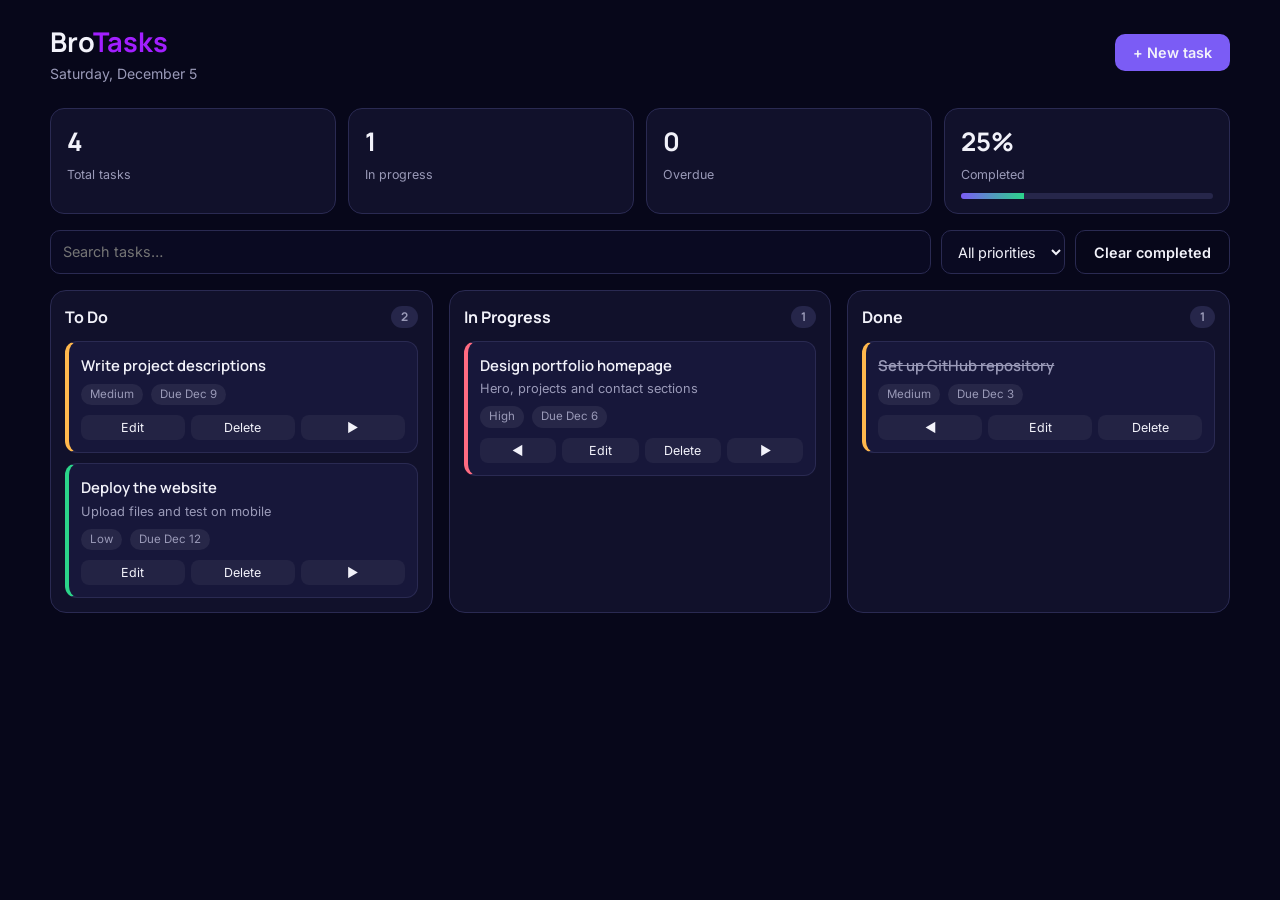
<file: projects/brotasks.html>
<!DOCTYPE html>
<html lang="en">
<head>
<meta charset="UTF-8">
<meta name="viewport" content="width=device-width, initial-scale=1, viewport-fit=cover">
<title>BroTasks | Task Manager</title>
<link href="https://fonts.googleapis.com/css2?family=Inter:wght@400;500;600&family=Manrope:wght@700;800&display=swap" rel="stylesheet">
<style>
:root{--bg:#07071a;--panel:#11112b;--card:#17173a;--line:#2a2a52;--text:#f2f2fa;--mute:#9a9ab8;--accent:#7b5cf5;--hi:#ff6b81;--md:#ffb84d;--lo:#2bd48a;
box-sizing:border-box;padding-top:env(safe-area-inset-top,0px);padding-bottom:env(safe-area-inset-bottom,0px);color-scheme:dark}
*,*::before,*::after{box-sizing:inherit;margin:0;padding:0}
body{background:var(--bg);color:var(--text);font-family:Inter,system-ui,sans-serif;line-height:1.5;min-height:100vh;overflow-x:hidden}
button{font-family:inherit;cursor:pointer;color:inherit}
:focus-visible{outline:2px solid #ffe600;outline-offset:2px}
.wrap{width:min(1180px,100% - 32px);margin-inline:auto}
h1,h2,h3{font-family:Manrope,Inter,sans-serif}
input,select,textarea{width:100%;background:#0a0a22;border:1px solid var(--line);border-radius:10px;color:var(--text);padding:10px 12px;font:inherit;font-size:.9rem}
header{padding:22px 0 8px;display:flex;justify-content:space-between;align-items:center;gap:12px;flex-wrap:wrap}
h1{font-size:1.7rem}h1 b{color:#a21fff}
.sub{color:var(--mute);font-size:.88rem}
.btn{background:var(--accent);border:0;border-radius:10px;padding:10px 18px;font-weight:600;font-size:.9rem;transition:filter .2s}
.btn:hover{filter:brightness(1.15)}.btn.g{background:none;border:1px solid var(--line)}

.stats{display:grid;grid-template-columns:repeat(4,1fr);gap:12px;margin:16px 0}
.st{background:var(--panel);border:1px solid var(--line);border-radius:14px;padding:14px 16px}
.st b{display:block;font-family:Manrope;font-size:1.6rem}.st span{color:var(--mute);font-size:.78rem}
.bar{height:6px;border-radius:9px;background:#26264a;margin-top:8px;overflow:hidden}.bar i{display:block;height:100%;background:linear-gradient(90deg,#7b5cf5,#2bd48a);transition:width .4s}

.tools{display:flex;gap:10px;flex-wrap:wrap;margin-bottom:16px}
.tools input{flex:1;min-width:180px}.tools select{width:auto}

.tabs{display:none;gap:8px;margin-bottom:12px}
.tabs button{flex:1;background:var(--panel);border:1px solid var(--line);border-radius:10px;padding:9px 4px;font-size:.82rem;font-weight:600}
.tabs button.on{background:var(--accent);border-color:var(--accent)}
.board{display:grid;grid-template-columns:repeat(3,1fr);gap:16px;padding-bottom:50px}
.col{background:var(--panel);border:1px solid var(--line);border-radius:16px;padding:14px;min-height:260px;transition:border-color .2s}
.col.over{border-color:var(--accent);background:#17163a}
.col h2{font-size:1rem;display:flex;justify-content:space-between;align-items:center;margin-bottom:12px}
.col h2 span{font-size:.75rem;background:#26264a;border-radius:99px;padding:2px 10px;color:var(--mute)}
.list{display:grid;gap:10px;min-height:60px}
.task{background:var(--card);border:1px solid var(--line);border-left:4px solid var(--c);border-radius:12px;padding:12px;cursor:grab}
.task.drag{opacity:.4}
.task h3{font-size:.93rem;font-weight:600;word-break:break-word}
.done .task h3{text-decoration:line-through;color:var(--mute)}
.task p{font-size:.8rem;color:var(--mute);margin-top:3px;word-break:break-word}
.meta{display:flex;gap:8px;flex-wrap:wrap;margin-top:8px;font-size:.72rem}
.meta i{font-style:normal;border-radius:99px;padding:2px 9px;background:#ffffff12;color:var(--mute)}
.meta i.late{background:#ff6b8130;color:var(--hi)}
.acts{display:flex;gap:6px;margin-top:10px}
.acts button{flex:1;background:#ffffff0d;border:0;border-radius:8px;padding:5px 0;font-size:.78rem}
.acts button:hover{background:#ffffff22}
.empty{color:var(--mute);font-size:.82rem;text-align:center;padding:18px 0}

dialog{margin:auto;background:var(--panel);color:var(--text);border:1px solid var(--accent);border-radius:18px;padding:24px;width:min(440px,92%)}
dialog::backdrop{background:#000b}
dialog h2{font-size:1.25rem;margin-bottom:6px}
label{display:block;font-size:.78rem;color:var(--mute);margin:12px 0 4px}
.two{display:grid;grid-template-columns:1fr 1fr;gap:10px}
.fa{display:flex;gap:10px;justify-content:flex-end;margin-top:20px}
.toast{position:fixed;left:50%;bottom:calc(22px + env(safe-area-inset-bottom,0px));transform:translate(-50%,30px);background:#fff;color:#111;padding:10px 18px;border-radius:99px;font-weight:600;font-size:.85rem;opacity:0;transition:.3s;pointer-events:none}
.toast.on{opacity:1;transform:translate(-50%,0)}

@media(max-width:820px){
 .stats{grid-template-columns:1fr 1fr}
 .tabs{display:flex}
 .board{grid-template-columns:1fr}
 .col{display:none}.board[data-a="todo"] [data-s="todo"],.board[data-a="doing"] [data-s="doing"],.board[data-a="done"] [data-s="done"]{display:block}
}
@media(prefers-reduced-motion:reduce){*{transition:none!important}}
</style>
</head>
<body>
<div class="wrap">
  <header>
    <div><h1>Bro<b>Tasks</b></h1><div class="sub" id="today"></div></div>
    <button class="btn" id="new">+ New task</button>
  </header>

  <section class="stats" aria-label="Summary">
    <div class="st"><b id="s1">0</b><span>Total tasks</span></div>
    <div class="st"><b id="s2">0</b><span>In progress</span></div>
    <div class="st"><b id="s3">0</b><span>Overdue</span></div>
    <div class="st"><b id="s4">0%</b><span>Completed</span><div class="bar"><i id="pb" style="width:0"></i></div></div>
  </section>

  <div class="tools">
    <input id="q" type="search" placeholder="Search tasks…" aria-label="Search tasks">
    <select id="fp" aria-label="Filter by priority"><option value="">All priorities</option><option>High</option><option>Medium</option><option>Low</option></select>
    <button class="btn g" id="clr">Clear completed</button>
  </div>

  <div class="tabs" id="tabs"></div>
  <div class="board" id="board" data-a="todo"></div>
</div>

<dialog id="dlg">
  <form id="f">
    <h2 id="dt">New task</h2>
    <label for="t">Title</label><input id="t" required maxlength="80">
    <label for="d">Notes (optional)</label><textarea id="d" rows="2" maxlength="200"></textarea>
    <div class="two">
      <div><label for="p">Priority</label><select id="p"><option>High</option><option selected>Medium</option><option>Low</option></select></div>
      <div><label for="du">Due date</label><input id="du" type="date"></div>
    </div>
    <div class="fa"><button type="button" class="btn g" id="cx">Cancel</button><button class="btn">Save task</button></div>
  </form>
</dialog>
<div class="toast" id="toast" role="status"></div>

<script>
const $=s=>document.querySelector(s);
const COLS=[["todo","To Do"],["doing","In Progress"],["done","Done"]];
const PC={High:"var(--hi)",Medium:"var(--md)",Low:"var(--lo)"};
const iso=d=>d.toISOString().slice(0,10),day=n=>{const d=new Date();d.setDate(d.getDate()+n);return iso(d)};
let tasks=[],editing=null,tab="todo";
try{tasks=JSON.parse(localStorage.getItem("brotasks"))}catch(e){}
if(!Array.isArray(tasks)){tasks=[
 {id:1,t:"Design portfolio homepage",d:"Hero, projects and contact sections",p:"High",du:day(1),s:"doing"},
 {id:2,t:"Write project descriptions",d:"",p:"Medium",du:day(4),s:"todo"},
 {id:3,t:"Deploy the website",d:"Upload files and test on mobile",p:"Low",du:day(7),s:"todo"},
 {id:4,t:"Set up GitHub repository",d:"",p:"Medium",du:day(-2),s:"done"}]}
const save=()=>{try{localStorage.setItem("brotasks",JSON.stringify(tasks))}catch(e){}};
const esc=s=>String(s).replace(/[&<>"']/g,c=>({"&":"&amp;","<":"&lt;",">":"&gt;",'"':"&quot;","'":"&#39;"}[c]));
const late=t=>t.du&&t.s!="done"&&t.du<day(0);
function toast(m){const t=$("#toast");t.textContent=m;t.classList.add("on");clearTimeout(toast.i);toast.i=setTimeout(()=>t.classList.remove("on"),1500)}
$("#today").textContent=new Date().toLocaleDateString("en-US",{weekday:"long",month:"long",day:"numeric"});

function draw(){
 const q=$("#q").value.toLowerCase(),fp=$("#fp").value;
 const vis=tasks.filter(t=>(!fp||t.p==fp)&&(t.t+t.d).toLowerCase().includes(q));
 $("#board").innerHTML=COLS.map(([s,n],ci)=>{
  const l=vis.filter(t=>t.s==s).sort((a,b)=>(a.du||"9")<(b.du||"9")?-1:1);
  return `<section class="col ${s}" data-s="${s}" aria-label="${n}"><h2>${n}<span>${l.length}</span></h2><div class="list">${l.map(t=>`
  <article class="task" draggable="true" data-id="${t.id}" style="--c:${PC[t.p]}"><h3>${esc(t.t)}</h3>${t.d?`<p>${esc(t.d)}</p>`:""}
   <div class="meta"><i>${t.p}</i>${t.du?`<i class="${late(t)?"late":""}">${late(t)?"Overdue · ":"Due "}${new Date(t.du+"T00:00").toLocaleDateString("en-US",{month:"short",day:"numeric"})}</i>`:""}</div>
   <div class="acts">${ci>0?`<button data-m="-1" aria-label="Move back">◀</button>`:""}<button data-e="1">Edit</button><button data-x="1">Delete</button>${ci<2?`<button data-m="1" aria-label="Move forward">▶</button>`:""}</div></article>`).join("")||`<div class="empty">Nothing here yet</div>`}</div></section>`}).join("");
 $("#tabs").innerHTML=COLS.map(([s,n])=>`<button class="${s==tab?"on":""}" data-tab="${s}">${n} (${tasks.filter(t=>t.s==s).length})</button>`).join("");
 $("#board").dataset.a=tab;
 const dn=tasks.filter(t=>t.s=="done").length,pct=tasks.length?Math.round(dn/tasks.length*100):0;
 $("#s1").textContent=tasks.length;$("#s2").textContent=tasks.filter(t=>t.s=="doing").length;$("#s3").textContent=tasks.filter(late).length;$("#s4").textContent=pct+"%";$("#pb").style.width=pct+"%";
 save();
}

/* actions */
document.addEventListener("click",e=>{
 const tb=e.target.closest("[data-tab]");if(tb){tab=tb.dataset.tab;draw();return}
 const card=e.target.closest(".task");if(!card)return;
 const t=tasks.find(x=>x.id==card.dataset.id),i=COLS.findIndex(c=>c[0]==t.s);
 if(e.target.closest("[data-m]")){t.s=COLS[i+ +e.target.closest("[data-m]").dataset.m][0];tab=t.s;toast("Moved to "+COLS.find(c=>c[0]==t.s)[1]);draw()}
 if(e.target.closest("[data-x]")){tasks=tasks.filter(x=>x!==t);toast("Task deleted");draw()}
 if(e.target.closest("[data-e]"))open(t);
});
function open(t){editing=t||null;$("#dt").textContent=t?"Edit task":"New task";
 $("#t").value=t?t.t:"";$("#d").value=t?t.d:"";$("#p").value=t?t.p:"Medium";$("#du").value=t?t.du:"";$("#dlg").showModal();$("#t").focus()}
$("#new").onclick=()=>open();$("#cx").onclick=()=>$("#dlg").close();
$("#f").onsubmit=e=>{e.preventDefault();
 const v={t:$("#t").value.trim(),d:$("#d").value.trim(),p:$("#p").value,du:$("#du").value};
 if(!v.t)return;
 if(editing)Object.assign(editing,v);else{tasks.push({id:Date.now(),s:tab,...v});}
 toast(editing?"Task updated":"Task added");$("#dlg").close();draw()};
$("#clr").onclick=()=>{const n=tasks.filter(t=>t.s=="done").length;tasks=tasks.filter(t=>t.s!="done");toast(n?`Cleared ${n} completed`:"No completed tasks");draw()};
$("#q").oninput=draw;$("#fp").onchange=draw;

/* drag and drop (desktop) */
let dragId=null;
document.addEventListener("dragstart",e=>{const c=e.target.closest?.(".task");if(c){dragId=c.dataset.id;c.classList.add("drag");e.dataTransfer.setData("text/plain",dragId)}});
document.addEventListener("dragend",e=>{e.target.classList?.remove("drag");document.querySelectorAll(".col").forEach(c=>c.classList.remove("over"))});
document.addEventListener("dragover",e=>{const c=e.target.closest?.(".col");if(c){e.preventDefault();document.querySelectorAll(".col").forEach(x=>x.classList.toggle("over",x===c))}});
document.addEventListener("drop",e=>{const c=e.target.closest?.(".col");if(!c||!dragId)return;e.preventDefault();
 const t=tasks.find(x=>x.id==dragId);if(t&&t.s!=c.dataset.s){t.s=c.dataset.s;toast("Moved to "+COLS.find(k=>k[0]==t.s)[1])}dragId=null;draw()});
draw();
</script>
</body>
</html>
</file>
<file: styles.css>
:root{--bg:#06060f;--bg2:#0a0d1f;--panel:#0f0f22;--line:#24243d;--text:#f2f2fa;--mute:#9a9ab5;--purple:#a21fff;--indigo:#5b5bf5;--yellow:#ffe600;
box-sizing:border-box;padding-top:env(safe-area-inset-top,0px);padding-bottom:env(safe-area-inset-bottom,0px);color-scheme:dark}
*,*::before,*::after{box-sizing:inherit;margin:0;padding:0}
html{scroll-behavior:smooth}
body{background:var(--bg);color:var(--text);font-family:Inter,system-ui,sans-serif;line-height:1.55;overflow-x:hidden;min-height:100vh;display:flex;flex-direction:column}
a{color:inherit;text-decoration:none}
button{font-family:inherit}
:focus-visible{outline:2px solid var(--yellow);outline-offset:3px}
.wrap{width:min(1180px,100% - 40px);margin-inline:auto}
h1,h2,h3{font-family:Manrope,Inter,sans-serif}

/* header */
header{position:sticky;top:env(safe-area-inset-top,0px);z-index:30;background:#000;padding:14px 0}
.bar{display:flex;align-items:center;justify-content:space-between;gap:12px}
.logo{font-family:Rajdhani,sans-serif;font-weight:700;font-size:1.3rem;display:flex;gap:6px}
.logo b{color:var(--purple)}
nav{display:flex;gap:34px;padding:11px 40px;border:2px solid var(--purple);border-radius:999px;font-family:Rajdhani,sans-serif;font-weight:700;font-size:1rem}
nav a{transition:color .2s}nav a:hover,nav a.on{color:var(--yellow)}
.btn{display:inline-flex;align-items:center;justify-content:center;gap:8px;padding:12px 24px;border-radius:8px;font-weight:600;font-size:.95rem;border:1.5px solid transparent;cursor:pointer;transition:transform .15s,filter .2s;color:#fff}
.btn:hover{transform:translateY(-2px);filter:brightness(1.15)}
.main{background:var(--indigo)}.ghost{border-color:#fff;background:none}
.pill{background:#1b2a8c;border:2px solid var(--purple);border-radius:999px;padding:8px 18px;font-size:.85rem}
.menu{display:none;background:none;border:2px solid var(--purple);color:#fff;border-radius:8px;width:42px;height:38px;font-size:1.2rem;cursor:pointer}

/* pages */
main{flex:1}
.page{display:none}.page.show{display:block;animation:in .45s ease}
@keyframes in{from{opacity:0;transform:translateY(10px)}to{opacity:1;transform:none}}
.head{text-align:center;margin-bottom:40px}
.chip{display:inline-block;font-size:.68rem;font-weight:600;color:#7b7bff;background:#1a1a52;border-radius:999px;padding:4px 12px;margin-bottom:12px}
.head h2{font-size:clamp(1.8rem,3.4vw,2.5rem)}
.head p{color:var(--mute);max-width:620px;margin:10px auto 0;font-size:.95rem}

/* hero */
.hero{padding:60px 0 70px;background:radial-gradient(circle at 80% 40%,#2c0b4f,transparent 55%)}
.hero .wrap{display:grid;grid-template-columns:1.1fr .9fr;gap:40px;align-items:center}
.tag{color:var(--purple);font-weight:700;font-size:1.2rem;font-family:Manrope}
h1{font-size:clamp(2.4rem,5.2vw,4.3rem);line-height:1.1;font-weight:700;margin:6px 0 14px}
h1 span{color:var(--purple)}
.hero p{max-width:520px;color:#dcdcee;font-size:1.05rem}
.cta{display:flex;flex-wrap:wrap;gap:14px;margin:26px 0 30px}
.tech{border-top:1px solid var(--line);padding-top:16px}
.tech small{font-weight:600;font-size:.72rem;letter-spacing:.06em;color:var(--mute)}
.icons{display:flex;flex-wrap:wrap;gap:12px;margin-top:12px}
.icons i{width:34px;height:34px;border-radius:6px;display:grid;place-items:center;font-style:normal;font-weight:700;font-size:.75rem;transition:transform .2s}
.icons i:hover{transform:translateY(-4px) rotate(-6deg)}
.photo{justify-self:center;width:min(430px,100%);aspect-ratio:1;border-radius:50%;background:radial-gradient(circle,#8a2be2,#4b1590);border:1px solid #b46cff;overflow:hidden;box-shadow:0 0 90px rgba(162,31,255,.35)}
.photo img{width:100%;height:100%;object-fit:cover;display:block}

/* cards / projects */
.sec{padding:80px 0}.alt{background:var(--bg2)}
.cards{display:grid;grid-template-columns:repeat(3,1fr);gap:24px}
.pc{background:#120f26;border:1px solid var(--line);border-radius:20px;overflow:hidden;display:flex;flex-direction:column;transition:transform .25s,border-color .25s}
.pc:hover{transform:translateY(-6px);border-color:var(--indigo)}
.shot{height:180px;position:relative;background:var(--g);overflow:hidden}
.shot img{display:block;width:100%;height:100%;object-fit:cover;object-position:top}
.pb{padding:20px 22px 24px;display:flex;flex-direction:column;gap:8px;flex:1}
.row{display:flex;justify-content:space-between;align-items:center}
.num{font-size:.7rem;color:#7b7bff;background:#1a1a52;border-radius:999px;padding:3px 10px}
.arr{width:32px;height:32px;border-radius:50%;background:#ffffff14;display:grid;place-items:center}
.pb h3{font-size:1.15rem}.pb p{color:var(--mute);font-size:.85rem;flex:1}
.link{color:#7b7bff;font-weight:600;font-size:.88rem;background:none;border:0;text-align:left;cursor:pointer}
.dots{display:none;justify-content:center;gap:8px;margin-top:20px}
.dots i{width:8px;height:8px;border-radius:50%;background:#444468}.dots i.on{background:var(--indigo)}
.filters{display:flex;justify-content:center;gap:10px;flex-wrap:wrap;margin-bottom:28px}
.filters button{background:none;border:1px solid var(--line);color:var(--mute);padding:7px 16px;border-radius:999px;cursor:pointer;font-size:.82rem}
.filters button.on{background:var(--indigo);border-color:var(--indigo);color:#fff}

/* stats / about teaser */
.two{display:grid;grid-template-columns:1.1fr .9fr;gap:50px;align-items:center}
.two h2{font-size:clamp(1.8rem,3.2vw,2.4rem);line-height:1.2;margin-bottom:14px}
.two p{color:var(--mute);font-size:.92rem;margin-bottom:22px}
.stats{display:grid;grid-template-columns:1fr 1fr;gap:14px}
.stat{background:var(--panel);border:1px solid var(--line);border-radius:14px;padding:22px 18px}
.stat b{display:block;font-size:1.9rem;font-family:Manrope}.stat span{color:var(--mute);font-size:.8rem}

/* about page */
.about{display:grid;grid-template-columns:.9fr 1.1fr;border-top:1px solid var(--purple)}
.bio{background:#140f2b;padding:32px;border-right:1px solid var(--purple)}
.bio .photo{width:100%;max-width:380px;margin-bottom:26px;box-shadow:none}
.bio p{margin-bottom:14px;font-size:1rem}.bio ul{padding-left:22px}.bio li{margin:8px 0}
.path{padding:40px 32px 60px;background:linear-gradient(#1a1a3e,#1a1a3e 45%,#6366f1)}
.path h2{font-size:clamp(1.7rem,3vw,2.2rem);margin-bottom:32px}
.tl{position:relative;display:grid;gap:50px;max-width:520px}
.tl::before{content:"";position:absolute;left:50%;top:40px;bottom:40px;border-left:5px dashed #5757d6}
.ti{position:relative;display:flex;gap:18px;align-items:center;padding:22px;border-radius:4px}
.ti .ic{width:78px;height:78px;border:2px solid #000;display:grid;place-items:center;font-size:2.4rem;flex:none;background:#0003}
.ti h3{font-size:1.5rem;letter-spacing:.02em}.ti b{display:block;font-size:1.05rem;line-height:1.3;margin:2px 0 8px}.ti small{font-weight:700;font-size:.95rem}
.c1{background:#42215e}.c2{background:#058555}.c3{background:#1448c4}

/* services */
.svc{display:grid;grid-template-columns:repeat(3,1fr);gap:18px}
.sc{background:#0b1226;border:1px solid var(--line);border-radius:14px;padding:22px;display:flex;flex-direction:column;gap:10px;transition:background .25s,transform .25s}
.sc:hover{background:#17164a;transform:translateY(-4px)}
.sc .row .ic{width:42px;height:42px;border-radius:10px;background:#1c1c56;display:grid;place-items:center}
.sc .row small{color:var(--mute);font-size:.7rem}
.sc h3{font-size:1.05rem}.sc p{color:var(--mute);font-size:.85rem;flex:1}
.tg{display:flex;flex-wrap:wrap;gap:6px}.tg i{font-style:normal;font-size:.68rem;background:#ffffff0f;color:var(--mute);border-radius:999px;padding:3px 10px}
.steps{display:grid;grid-template-columns:repeat(4,1fr);gap:16px}
.step{background:#0b1226;border:1px solid var(--line);border-radius:12px;padding:18px}
.step small{color:var(--mute);font-size:.72rem}.step h3{font-size:.98rem;margin:10px 0 6px}.step p{font-size:.8rem;color:var(--mute)}
.cb{margin-top:60px;border:1px solid #2d2d78;border-radius:18px;padding:40px;background:radial-gradient(circle at 100% 100%,#3b2f8a,transparent 45%),#0d0b2c;display:flex;justify-content:space-between;align-items:center;gap:24px;flex-wrap:wrap}
.cb h2{font-size:clamp(1.5rem,3vw,2.2rem);font-weight:600;margin:4px 0 8px}.cb p{color:var(--mute);max-width:560px;font-size:.92rem}
.cb .btn{background:#7b5cf5}

/* footer */
footer{background:#fff;color:#111;text-align:center}
.cont{padding:22px 0 30px}
.cont h2{font-family:Rajdhani,sans-serif;font-style:italic;font-size:2rem;margin-bottom:22px;-webkit-text-stroke:1px #000}
.info{display:grid;grid-template-columns:repeat(3,1fr);gap:16px;font-family:Rajdhani,sans-serif;font-weight:700;font-size:1rem}
.info>*{display:flex;align-items:center;gap:12px;justify-content:center}
.info a:hover{text-decoration:underline}
.dot{width:30px;height:30px;border-radius:50%;background:#000;color:#fff;display:grid;place-items:center;font-size:.8rem;flex:none}
.copy{border-top:1px solid #ccc;padding:18px;font-family:Rajdhani,sans-serif;font-weight:700;font-size:1.2rem}

/* dialogs */
dialog{margin:auto;background:var(--panel);color:var(--text);border:1px solid var(--purple);border-radius:18px;padding:26px;width:min(480px,92%)}
dialog::backdrop{background:#000a;backdrop-filter:blur(4px)}
dialog h3{font-size:1.3rem;margin-bottom:6px}dialog p{color:var(--mute);font-size:.9rem;margin-bottom:14px}
dialog .shot{border-radius:12px;margin-bottom:16px;height:140px}
label{display:block;font-size:.8rem;color:var(--mute);margin:12px 0 4px}
input,textarea{width:100%;background:#07071a;border:1px solid var(--line);border-radius:8px;color:#fff;padding:11px 12px;font:inherit;font-size:.92rem}
textarea{min-height:110px;resize:vertical}
.acts{display:flex;gap:10px;margin-top:18px;justify-content:flex-end}

/* mobile */
@media(max-width:900px){
 .hero .wrap,.two,.about{grid-template-columns:1fr}
 .hero .photo{order:-1;width:min(300px,78%)}
 .bio{border-right:0}
 .svc,.steps{grid-template-columns:1fr 1fr}
 .menu{display:block}
 nav{display:none;position:absolute;top:100%;left:0;right:0;flex-direction:column;gap:16px;border-radius:0 0 22px 22px;border-width:0 0 2px;text-align:center;padding:22px;background:#000}
 nav.open{display:flex}
 .bar>.pill{margin-left:auto}
 .info{grid-template-columns:1fr;width:fit-content;margin-inline:auto}.info>*{justify-content:flex-start}
 .cards.snap{display:flex;overflow-x:auto;scroll-snap-type:x mandatory;gap:16px;padding-bottom:4px;scrollbar-width:none}
 .cards.snap::-webkit-scrollbar{display:none}
 .cards.snap .pc{flex:0 0 82%;scroll-snap-align:center}
 .dots{display:flex}
}
@media(max-width:600px){.svc,.steps{grid-template-columns:1fr}.cta .btn{flex:1}.cb{padding:26px}.ti{padding:14px}.ti .ic{width:56px;height:56px;font-size:1.6rem}.ti h3{font-size:1.15rem}}
@media(prefers-reduced-motion:reduce){*{transition:none!important;animation:none!important;scroll-behavior:auto!important}}
</file>
